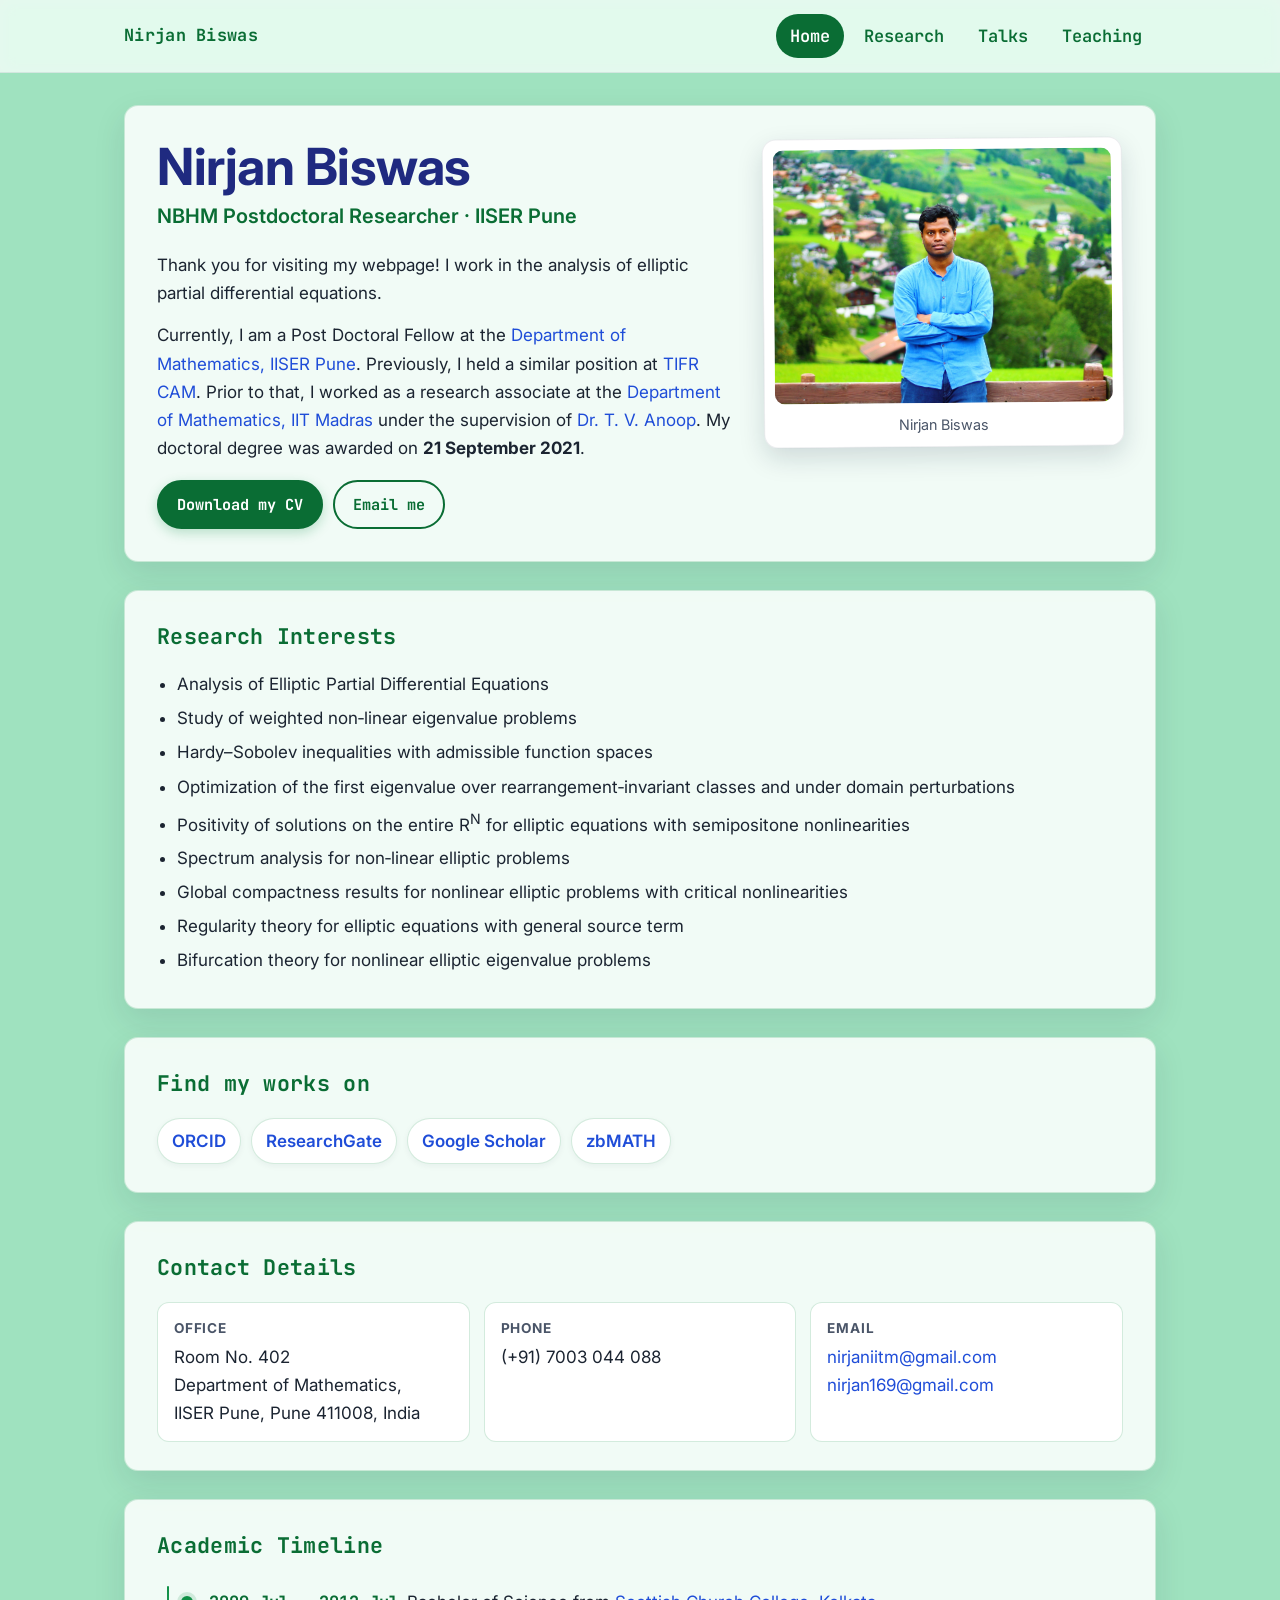
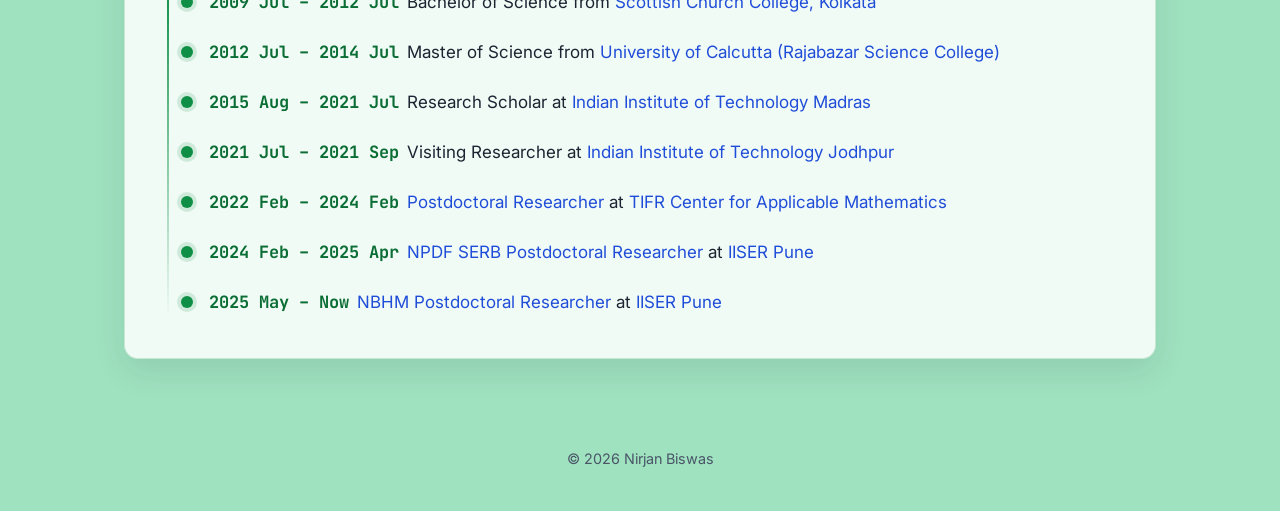
<file: index.html>
<!DOCTYPE html>
<html lang="en">
<head>
    <meta charset="utf-8" />
    <meta name="viewport" content="width=device-width, initial-scale=1" />
    <title>Nirjan Biswas — Mathematician, IISER Pune</title>
    <meta name="description" content="Personal homepage of Dr. Nirjan Biswas — NBHM Postdoctoral Researcher in Mathematics at IISER Pune. Research on elliptic PDEs, Hardy–Sobolev inequalities and eigenvalue problems." />
    <link rel="icon" href="N%20(7).jpg" type="image/jpeg" />
    <link rel="stylesheet" href="assets/styles.css" />
    <link rel="preconnect" href="https://fonts.googleapis.com" />
    <link rel="preconnect" href="https://fonts.gstatic.com" crossorigin />
    <link rel="stylesheet" href="https://fonts.googleapis.com/css2?family=Inter:wght@400;500;600;700&family=JetBrains+Mono:wght@500;700&display=swap" />
</head>
<body class="page-home">

<nav class="site-nav" aria-label="Primary">
    <div class="nav-inner">
        <a href="index.html" class="brand">Nirjan&nbsp;Biswas</a>
        <ul>
            <li><a class="nav-link active" href="index.html">Home</a></li>
            <li><a class="nav-link" href="research.html">Research</a></li>
            <li><a class="nav-link" href="talks.html">Talks</a></li>
            <li><a class="nav-link" href="teaching.html">Teaching</a></li>
        </ul>
    </div>
</nav>

<main class="container">

    <section class="hero">
        <div class="hero-text">
            <h1>Nirjan Biswas</h1>
            <p class="tagline">NBHM Postdoctoral Researcher · IISER Pune</p>
            <p>Thank you for visiting my webpage! I work in the analysis of elliptic partial differential equations.</p>
            <p>
                Currently, I am a Post Doctoral Fellow at the
                <a href="https://www.iiserpune.ac.in/research/department/mathematics/people/postdoctoral-fellows/post-doctoral-fellows/nirjan-biswas/506">Department of Mathematics, IISER Pune</a>.
                Previously, I held a similar position at
                <a href="http://math.tifrbng.res.in/">TIFR CAM</a>.
                Prior to that, I worked as a research associate at the
                <a href="https://math.iitm.ac.in/" target="_blank" rel="noopener">Department of Mathematics, IIT Madras</a>
                under the supervision of
                <a href="https://scholar.google.com/citations?user=e7FwDXQAAAAJ&amp;hl=en" target="_blank" rel="noopener">Dr. T. V. Anoop</a>.
                My doctoral degree was awarded on <strong>21 September 2021</strong>.
            </p>

            <div class="cta-row">
                <a class="btn" href="https://drive.google.com/file/d/1Be-4yAprZwJcB5NnAWQ-izkEkVbwcimO/view?usp=sharing" target="_top" rel="noopener">Download my CV</a>
                <a class="btn btn-outline" href="mailto:nirjaniitm@gmail.com">Email me</a>
            </div>
        </div>

        <aside class="hero-photo" aria-label="Photo of Nirjan Biswas">
            <figure>
                <img src="N%20(7).jpg" alt="Portrait of Nirjan Biswas" />
                <figcaption>Nirjan Biswas</figcaption>
            </figure>
        </aside>
    </section>

    <section class="card" id="research-interests">
        <h2>Research Interests</h2>
        <ul>
            <font color="#069a2e"><li></font>Analysis of Elliptic Partial Differential Equations</li>
            <li>Study of weighted non‑linear eigenvalue problems</li>
            <li>Hardy–Sobolev inequalities with admissible function spaces</li>
            <li>Optimization of the first eigenvalue over rearrangement‑invariant classes and under domain perturbations</li>
            <li>Positivity of solutions on the entire R<sup>N</sup> for elliptic equations with semipositone nonlinearities</li>
            <li>Spectrum analysis for non‑linear elliptic problems</li>
            <li>Global compactness results for nonlinear elliptic problems with critical nonlinearities</li> 
            <li>Regularity theory for elliptic equations with general source term</li>
            <li>Bifurcation theory for nonlinear elliptic eigenvalue problems</li>
        </ul>
    </section>

    <section class="card" id="works">
        <h2>Find my works on</h2>
        <div class="link-chips">
            <a href="https://orcid.org/0000-0002-3528-8388" target="_blank" rel="noopener">ORCID</a>
            <a href="https://www.researchgate.net/profile/Nirjan-Biswas" target="_blank" rel="noopener">ResearchGate</a>
            <a href="https://scholar.google.com/citations?user=pcuE_-QAAAAJ&amp;hl=en" target="_blank" rel="noopener">Google Scholar</a>
            <a href="https://zbmath.org/authors/biswas.nirjan" target="_blank" rel="noopener">zbMATH</a>
        </div>
    </section>

    <section class="card" id="contact">
        <h2>Contact Details</h2>
        <div class="contact-grid">
            <div class="item">
                <div class="label">Office</div>
                <div>Room No. 402<br />Department of Mathematics,<br />IISER Pune, Pune 411008, India</div>
            </div>
            <div class="item">
                <div class="label">Phone</div>
                <div>(+91)&nbsp;7003&nbsp;044&nbsp;088</div>
            </div>
            <div class="item">
                <div class="label">Email</div>
                <div>
                    <a href="mailto:nirjaniitm@gmail.com">nirjaniitm@gmail.com</a><br />
                    <a href="mailto:nirjan169@gmail.com">nirjan169@gmail.com</a>
                </div>
            </div>
        </div>
    </section>

    <section class="card" id="timeline">
        <h2>Academic Timeline</h2>
        <ul class="timeline">
            <li><span class="when">2009 Jul – 2012 Jul</span>Bachelor of Science from <a href="https://www.scottishchurch.ac.in/">Scottish Church College, Kolkata</a></li>
            <li><span class="when">2012 Jul – 2014 Jul</span>Master of Science from <a href="https://www.caluniv.ac.in/">University of Calcutta (Rajabazar Science College)</a></li>
            <li><span class="when">2015 Aug – 2021 Jul</span>Research Scholar at <a href="https://www.iitm.ac.in/">Indian Institute of Technology Madras</a></li>
            <li><span class="when">2021 Jul – 2021 Sep</span>Visiting Researcher at <a href="https://iitj.ac.in/mathematics/en/mathematics">Indian Institute of Technology Jodhpur</a></li>
            <li><span class="when">2022 Feb – 2024 Feb</span><a href="https://www.math.tifrbng.res.in/en/people/alumni/post-doctoral-fellows">Postdoctoral Researcher</a> at <a href="http://math.tifrbng.res.in/" target="_blank" rel="noopener">TIFR Center for Applicable Mathematics</a></li>
            <li><span class="when">2024 Feb – 2025 Apr</span><a href="https://www.indiascienceandtechnology.gov.in/nationalfellows/dr-nirjan-biswas">NPDF SERB Postdoctoral Researcher</a> at <a href="https://www.iiserpune.ac.in/">IISER Pune</a></li>
            <li><span class="when">2025 May – Now</span><a href="https://nbhm.dae.gov.in/DOCUMENTS/Result%20of%20NBHM%20PDF%20(2023)-%20Part%20II.pdf">NBHM Postdoctoral Researcher</a> at <a href="https://www.iiserpune.ac.in/">IISER Pune</a></li>
        </ul>
    </section>

</main>

<footer class="site-footer">
    © <span id="year">2026</span> Nirjan Biswas
</footer>

<script>
    document.getElementById('year').textContent = new Date().getFullYear();
</script>

</body>
</html>
</file>
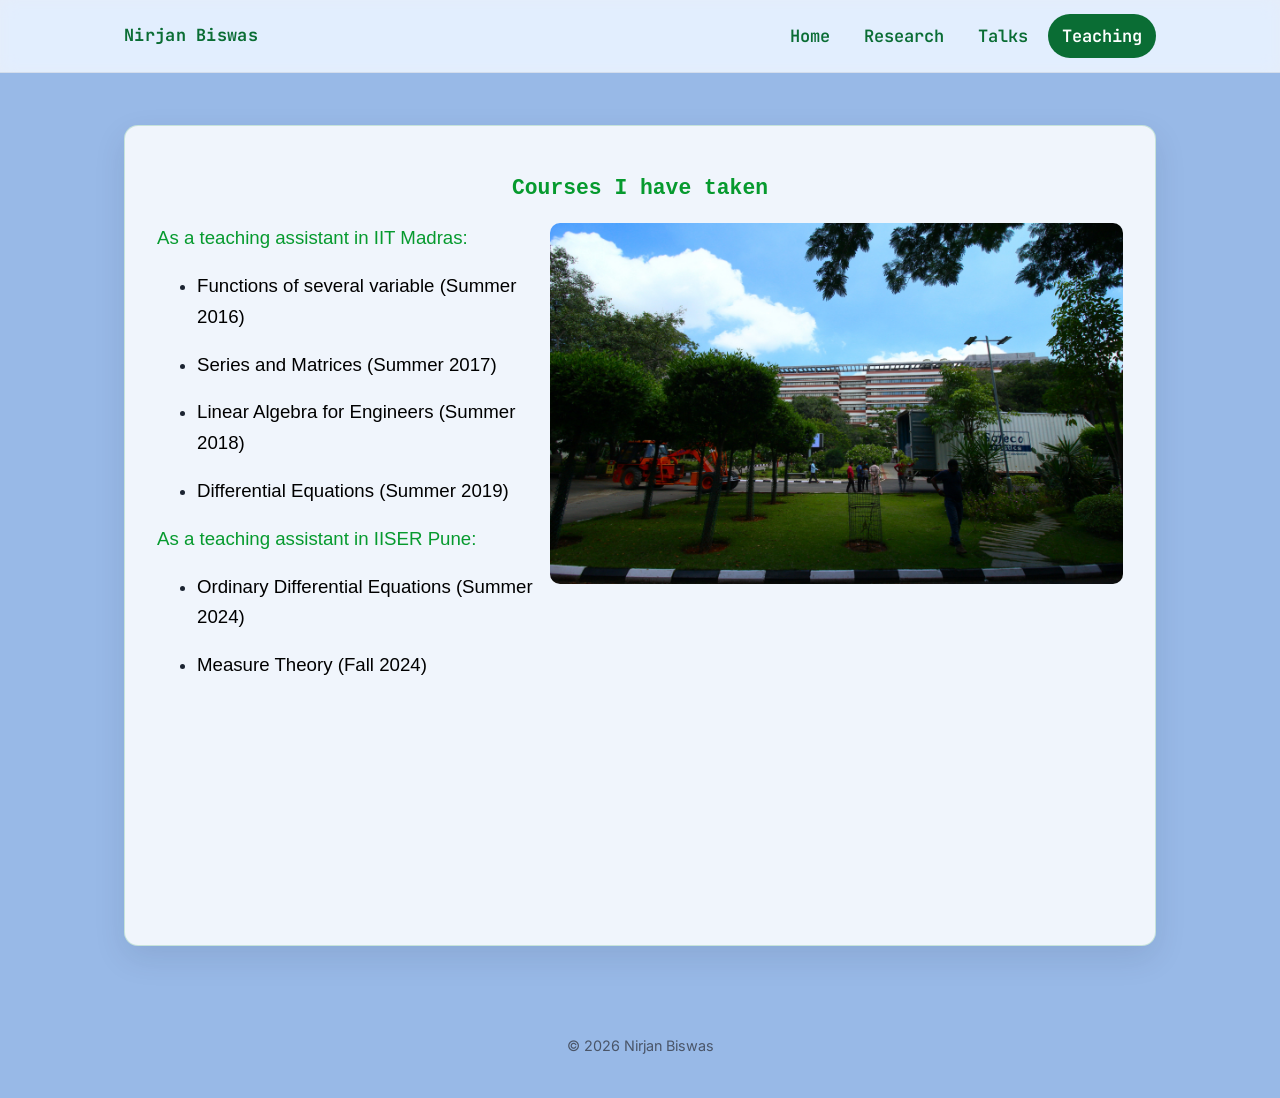
<file: teaching.html>
<!DOCTYPE html>
<html>
<head>
	<meta http-equiv="content-type" content="text/html; charset=utf-8"/>
	<title></title>
	<meta name="generator" content="LibreOffice 25.8.3.2 (Windows)"/>
	<meta name="created" content="00:00:00"/>
	<meta name="changed" content="2026-02-23T09:03:44.336233300"/>
	<meta name="created" content="00:00:00">
	<meta name="created" content="00:00:00">
	<meta name="created" content="00:00:00">
	<meta name="created" content="00:00:00">
	<meta name="created" content="00:00:00">
	<meta name="created" content="00:00:00">
	<meta name="created" content="00:00:00">
	<meta name="created" content="00:00:00">
	<meta name="created" content="00:00:00">
	<meta name="created" content="00:00:00">
	<meta name="created" content="00:00:00">
	<meta name="created" content="00:00:00">
	<meta name="created" content="00:00:00">
	<meta name="created" content="00:00:00">
	<meta name="created" content="00:00:00">
	<style type="text/css">
		p { color: #000000 }
	</style>
	<meta name="viewport" content="width=device-width, initial-scale=1" />
	<link rel="stylesheet" href="assets/styles.css" />
	<link rel="preconnect" href="https://fonts.googleapis.com" />
	<link rel="preconnect" href="https://fonts.gstatic.com" crossorigin />
	<link rel="stylesheet" href="https://fonts.googleapis.com/css2?family=Inter:wght@400;500;600;700&family=JetBrains+Mono:wght@500;700&display=swap" />
</head>
<body class="page-teaching" lang="en-IN" text="#000000" dir="ltr">
<nav class="site-nav" aria-label="Primary">
    <div class="nav-inner">
        <a href="index.html" class="brand">Nirjan&nbsp;Biswas</a>
        <ul>
            <li><a class="nav-link" href="index.html">Home</a></li>
            <li><a class="nav-link" href="research.html">Research</a></li>
            <li><a class="nav-link" href="talks.html">Talks</a></li>
            <li><a class="nav-link active" href="teaching.html">Teaching</a></li>
        </ul>
    </div>
</nav>
<main class="container"><div class="legacy-content"><p align="center" style="text-decoration: none">
<font color="#069a2e"><font face="Type writer, monospace"><font size="4" style="font-size: 16pt"><b>Courses
I have taken</b></font></font></font></p>
<p align="left"><font color="#069a2e"><font face="Tahoma, sans-serif"><font size="4" style="font-size: 14pt">As
a teaching assistant in IIT Madras:</font></font></font><img src="1%20(16).jpg" name="Image1" align="right" width="573" height="382" border="0"/>

</p>
<ul>
	<li><p align="left"><font face="Tahoma, sans-serif"><font size="4" style="font-size: 14pt">Functions
	of several variable (Summer 2016) </font></font>
	</p></li>
	<li><p align="left"><font face="Tahoma, sans-serif"><font size="4" style="font-size: 14pt">Series
	and Matrices (Summer 2017)</font></font></p></li>
	<li><p align="left"><font face="Tahoma, sans-serif"><font size="4" style="font-size: 14pt">Linear
	Algebra for Engineers (Summer 2018)</font></font></p></li>
	<li><p align="left"><font face="Tahoma, sans-serif"><font size="4" style="font-size: 14pt">Differential
	Equations (Summer 2019)</font></font></p></li>
</ul>
<p align="left"><font color="#069a2e"><font face="Tahoma, sans-serif"><font size="4" style="font-size: 14pt">As
a teaching assistant in IISER Pune:</font></font></font></p>
<ul>
	<li><p align="left"><font face="Tahoma, sans-serif"><font size="4" style="font-size: 14pt">Ordinary
	Differential Equations (Summer 2024) </font></font>
	</p></li>
	<li><p align="left"><font face="Tahoma, sans-serif"><font size="4" style="font-size: 14pt">Measure
	Theory (Fall 2024)</font></font></p></li>
</ul>
<p align="left"><br/>
<br/>

</p>
<p align="left"><br/>
<br/>

</p>
<p align="left"><br/>
<br/>

</p>
</div></main>
<footer class="site-footer">© <span id="year">2026</span> Nirjan Biswas </footer>
<script>document.getElementById('year').textContent = new Date().getFullYear();</script>
</body>
</html>
</file>
<file: assets/styles.css>
/* Nirjan Biswas — site-wide modern stylesheet
   Preserves the original per-page background accent colors while giving
   the whole site a clean, readable, responsive layout. */

:root {
    --accent: #0f8f46;
    --accent-dark: #0a6d34;
    --link: #1f4dd8;
    --link-hover: #0a2a99;
    --text: #1b2431;
    --muted: #4a5568;
    --card-bg: rgba(255, 255, 255, 0.85);
    --card-border: rgba(15, 143, 70, 0.18);
    --card-shadow: 0 12px 32px rgba(15, 32, 60, 0.10);
    --radius: 14px;
    --max-width: 1080px;
}

* { box-sizing: border-box; }

html { scroll-behavior: smooth; }

body {
    margin: 0;
    color: var(--text);
    font-family: "Inter", "Segoe UI", "Helvetica Neue", Arial, sans-serif;
    font-size: 17px;
    line-height: 1.65;
    -webkit-font-smoothing: antialiased;
    background-color: #9fe2bf;
}

body.page-research  { background-color: #8dd1d1; }
body.page-talks     { background-color: #b8e6fe; }
body.page-teaching  { background-color: #98b9e7; }
body.page-links     { background-color: #e0ffff; }

img { max-width: 100%; height: auto; }

a {
    color: var(--link);
    text-decoration: none;
    border-bottom: 1px solid transparent;
    transition: color .15s ease, border-color .15s ease;
}
a:hover, a:focus {
    color: var(--link-hover);
    border-bottom-color: currentColor;
}

/* ---------- Top navigation ---------- */
.site-nav {
    position: sticky;
    top: 0;
    z-index: 20;
    backdrop-filter: saturate(140%) blur(8px);
    background: rgba(255, 255, 255, 0.75);
    border-bottom: 1px solid rgba(15, 32, 60, 0.08);
}
.site-nav .nav-inner {
    max-width: var(--max-width);
    margin: 0 auto;
    padding: 14px 24px;
    display: flex;
    align-items: center;
    justify-content: space-between;
    gap: 16px;
    flex-wrap: wrap;
}
.site-nav .brand {
    font-family: "JetBrains Mono", "Fira Code", "Cascadia Code", ui-monospace, monospace;
    font-weight: 700;
    font-size: 1.05rem;
    color: var(--accent-dark);
    letter-spacing: .3px;
    border-bottom: none;
}
.site-nav ul {
    list-style: none;
    margin: 0;
    padding: 0;
    display: flex;
    gap: 6px;
    flex-wrap: wrap;
}
.site-nav a.nav-link {
    display: inline-block;
    padding: 8px 14px;
    border-radius: 999px;
    font-family: "JetBrains Mono", "Fira Code", ui-monospace, monospace;
    font-weight: 600;
    color: var(--accent-dark);
    border-bottom: none;
    transition: background .15s ease, color .15s ease;
}
.site-nav a.nav-link:hover,
.site-nav a.nav-link:focus {
    background: var(--accent);
    color: #fff;
}
.site-nav a.nav-link.active {
    background: var(--accent-dark);
    color: #fff;
}

/* ---------- Container ---------- */
.container {
    max-width: var(--max-width);
    margin: 0 auto;
    padding: 32px 24px 64px;
}

/* ---------- Hero (index) ---------- */
.hero {
    display: grid;
    grid-template-columns: minmax(0, 1fr) minmax(240px, 360px);
    gap: 32px;
    align-items: start;
    background: var(--card-bg);
    border: 1px solid var(--card-border);
    border-radius: var(--radius);
    padding: 32px;
    box-shadow: var(--card-shadow);
}
.hero-text h1 {
    margin: 0 0 6px;
    font-size: clamp(2rem, 4vw + 1rem, 3.2rem);
    line-height: 1.1;
    color: #1f2a80;
    letter-spacing: -0.5px;
}
.hero-text .tagline {
    margin: 0 0 18px;
    font-size: 1.25rem;
    color: var(--accent-dark);
    font-weight: 600;
}
.hero-text p { margin: 0 0 14px; }

.hero-photo {
    position: sticky;
    top: 84px;
}
.hero-photo figure {
    margin: 0;
    background: #fff;
    padding: 10px;
    border-radius: var(--radius);
    box-shadow: 0 10px 26px rgba(15, 32, 60, 0.15);
    border: 1px solid rgba(15, 32, 60, 0.08);
    transform: rotate(-0.5deg);
    transition: transform .25s ease;
}
.hero-photo figure:hover { transform: rotate(0deg) translateY(-2px); }
.hero-photo img {
    display: block;
    width: 100%;
    height: auto;
    border-radius: 10px;
    aspect-ratio: 4 / 3;
    object-fit: cover;
    object-position: center 20%;
}
.hero-photo figcaption {
    margin-top: 10px;
    text-align: center;
    font-size: .9rem;
    color: var(--muted);
}

.cta-row {
    display: flex;
    flex-wrap: wrap;
    gap: 10px;
    margin-top: 18px;
}
.btn {
    display: inline-flex;
    align-items: center;
    gap: 8px;
    padding: 10px 18px;
    border-radius: 999px;
    font-family: "JetBrains Mono", ui-monospace, monospace;
    font-weight: 700;
    font-size: .95rem;
    border: 2px solid var(--accent-dark);
    background: var(--accent-dark);
    color: #fff !important;
    border-bottom: 2px solid var(--accent-dark);
    box-shadow: 0 4px 12px rgba(15, 143, 70, 0.25);
}
.btn:hover, .btn:focus {
    background: var(--accent);
    border-color: var(--accent);
    color: #fff !important;
    transform: translateY(-1px);
}
.btn.btn-outline {
    background: transparent;
    color: var(--accent-dark) !important;
    box-shadow: none;
}
.btn.btn-outline:hover {
    background: var(--accent-dark);
    color: #fff !important;
}

/* ---------- Cards / sections ---------- */
.card {
    background: var(--card-bg);
    border: 1px solid var(--card-border);
    border-radius: var(--radius);
    padding: 28px 32px;
    margin-top: 28px;
    box-shadow: var(--card-shadow);
}
.card h2 {
    margin: 0 0 16px;
    color: var(--accent-dark);
    font-family: "JetBrains Mono", ui-monospace, monospace;
    font-size: 1.35rem;
    letter-spacing: .3px;
}
.card ul { padding-left: 20px; margin: 0; }
.card li { margin: 6px 0; }

.link-chips {
    display: flex;
    flex-wrap: wrap;
    gap: 10px;
    margin-top: 8px;
}
.link-chips a {
    display: inline-block;
    padding: 8px 14px;
    background: #fff;
    border-radius: 999px;
    border: 1px solid var(--card-border);
    font-weight: 600;
    box-shadow: 0 2px 6px rgba(15, 32, 60, 0.05);
}
.link-chips a:hover {
    background: var(--link);
    color: #fff;
    border-color: var(--link);
}

.timeline {
    list-style: none;
    padding: 0;
    margin: 0;
    position: relative;
}
.timeline::before {
    content: "";
    position: absolute;
    left: 10px;
    top: 6px;
    bottom: 6px;
    width: 2px;
    background: linear-gradient(to bottom, var(--accent), transparent);
    border-radius: 2px;
}
.timeline li {
    position: relative;
    padding: 8px 0 8px 32px;
}
.timeline li::before {
    content: "";
    position: absolute;
    left: 4px;
    top: 16px;
    width: 12px;
    height: 12px;
    border-radius: 50%;
    background: var(--accent);
    box-shadow: 0 0 0 4px rgba(15, 143, 70, 0.15);
}
.timeline .when {
    display: inline-block;
    font-family: "JetBrains Mono", ui-monospace, monospace;
    font-weight: 700;
    color: var(--accent-dark);
    margin-right: 8px;
}

.contact-grid {
    display: grid;
    grid-template-columns: repeat(auto-fit, minmax(220px, 1fr));
    gap: 14px;
}
.contact-grid .item {
    background: #fff;
    border-radius: 12px;
    padding: 14px 16px;
    border: 1px solid var(--card-border);
}
.contact-grid .label {
    font-size: .85rem;
    color: var(--muted);
    text-transform: uppercase;
    letter-spacing: .06em;
    font-weight: 700;
    margin-bottom: 4px;
}

/* ---------- Legacy content wrapper (research/talks/teaching) ---------- */
.legacy-content {
    background: var(--card-bg);
    border: 1px solid var(--card-border);
    border-radius: var(--radius);
    padding: 28px 32px;
    box-shadow: var(--card-shadow);
    margin-top: 20px;
}
.legacy-content img { border-radius: 10px; }

/* Footer */
.site-footer {
    text-align: center;
    padding: 24px 12px 40px;
    color: var(--muted);
    font-size: .9rem;
}

/* ---------- Responsive ---------- */
@media (max-width: 820px) {
    .hero {
        grid-template-columns: 1fr;
        padding: 24px;
    }
    .hero-photo {
        order: -1;
        position: static;
        max-width: 340px;
        margin: 0 auto;
    }
    .card { padding: 22px; }
}
@media (max-width: 480px) {
    body { font-size: 16px; }
    .site-nav .nav-inner { padding: 10px 16px; }
    .container { padding: 20px 14px 40px; }
    .hero-text h1 { font-size: 2rem; }
}
</file>
